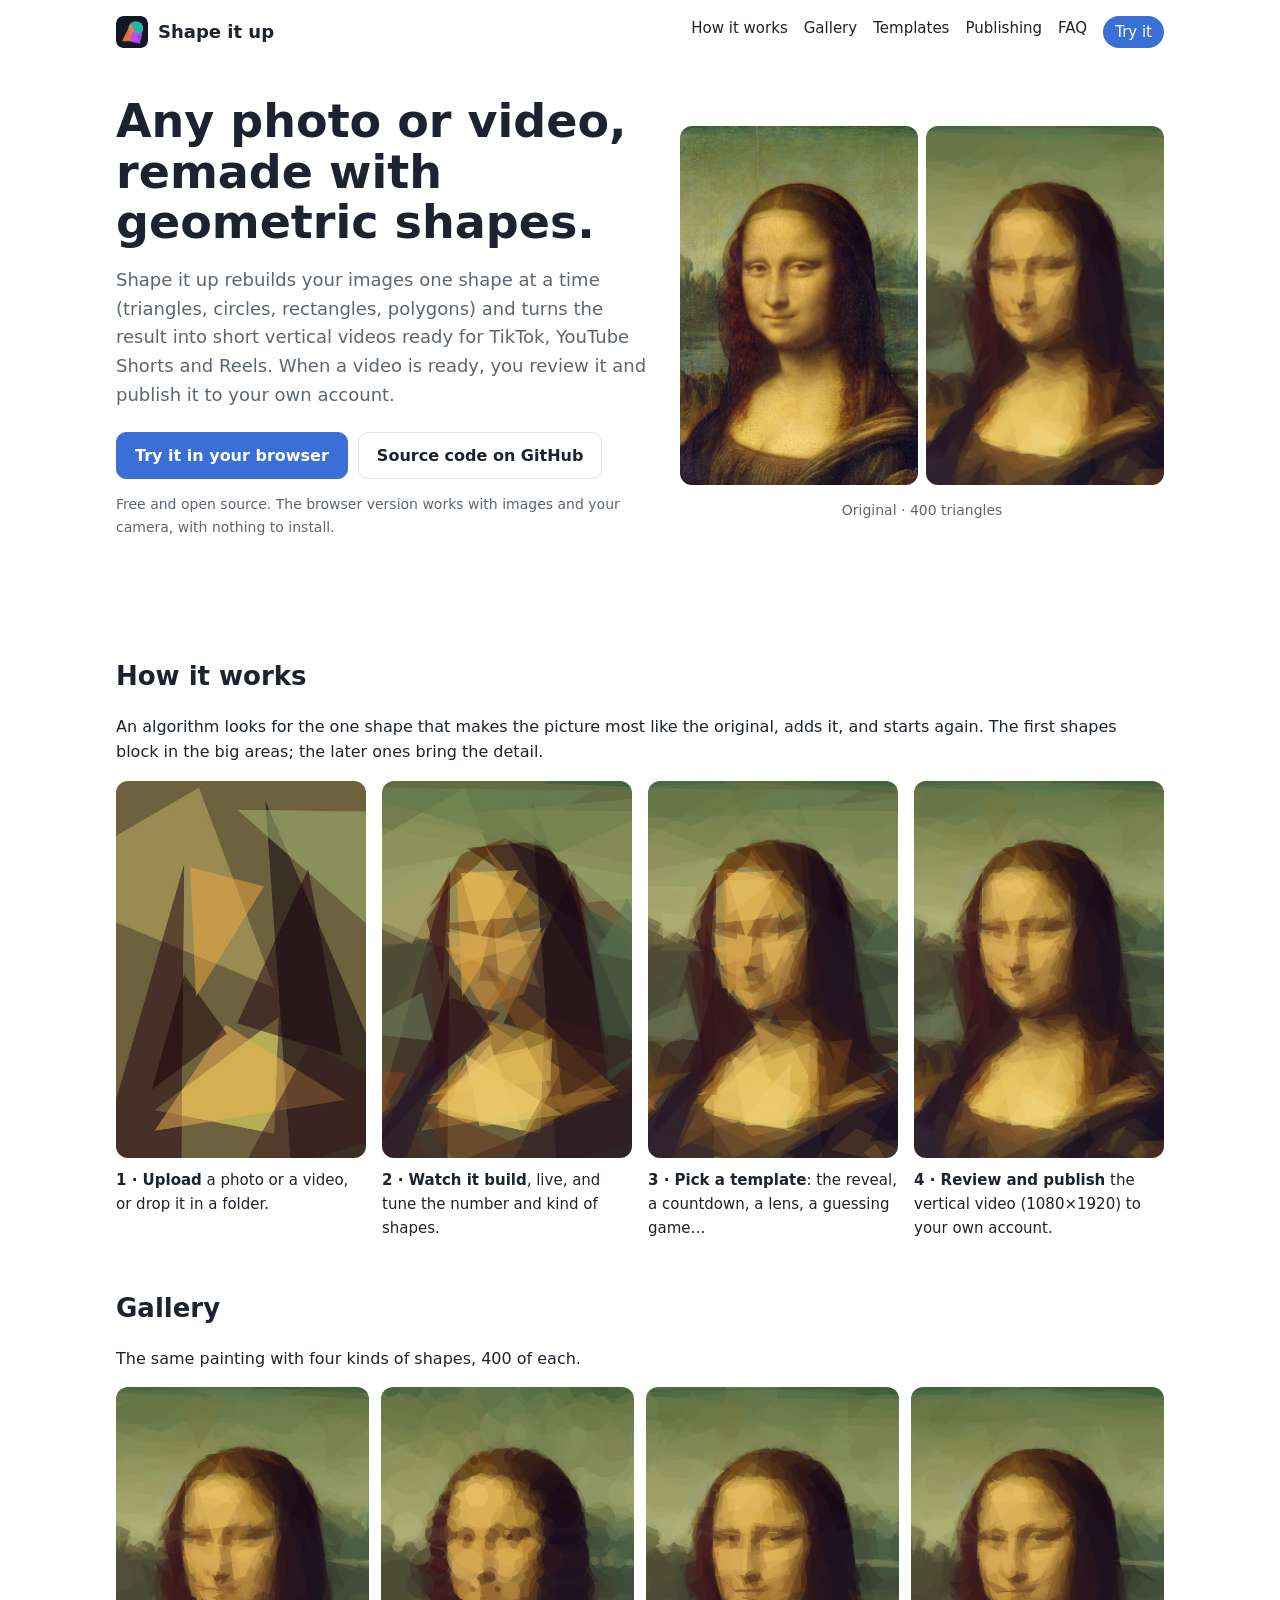
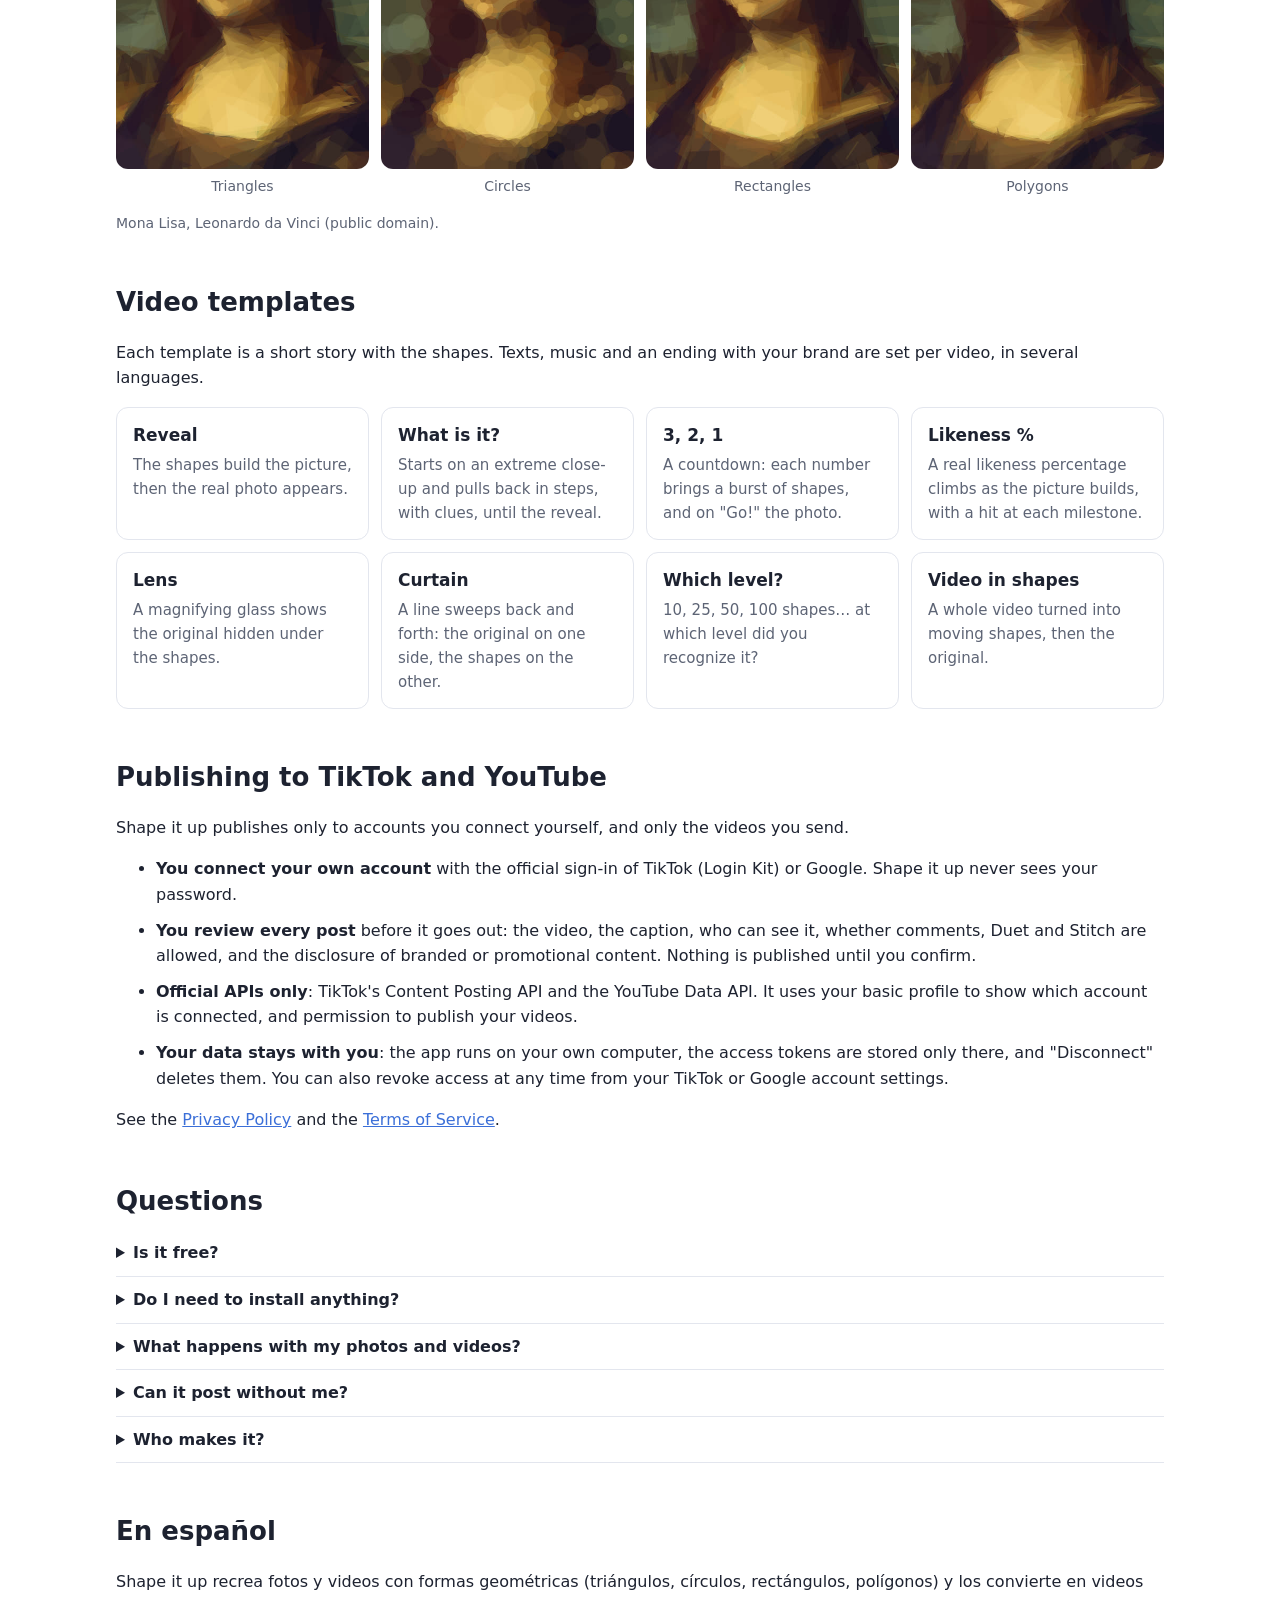
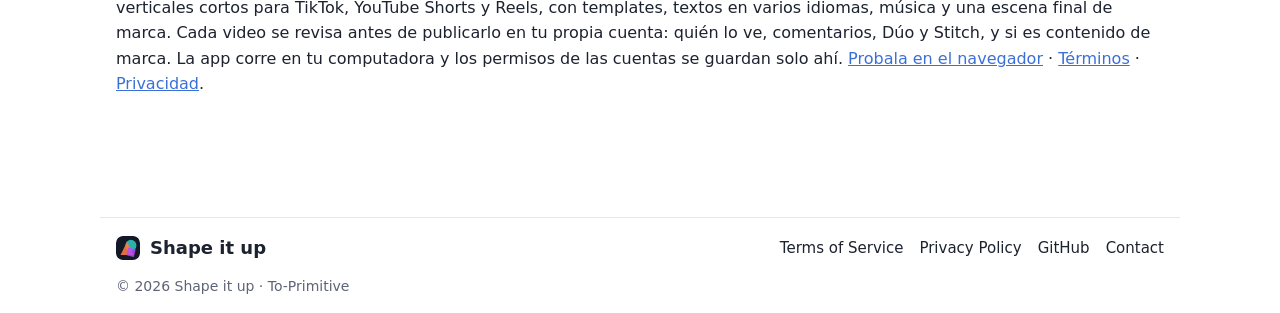
<file: docs/index.html>
<!doctype html>
<html lang="en">
<head>
<meta charset="utf-8">
<meta name="viewport" content="width=device-width, initial-scale=1">
<title>Shape it up · Photos and videos remade with geometric shapes</title>
<meta name="description" content="Shape it up turns photos and videos into art made of geometric shapes and short vertical videos, and publishes them to your own TikTok and YouTube accounts.">
<link rel="icon" href="icon.svg" type="image/svg+xml">
<link rel="icon" href="favicon-32.png" sizes="32x32" type="image/png">
<link rel="apple-touch-icon" href="apple-touch-icon.png">
<meta property="og:title" content="Shape it up">
<meta property="og:description" content="Photos and videos remade with geometric shapes, as short vertical videos.">
<meta property="og:image" content="https://guidodsalem.github.io/To-Primitive/img/triangles.jpg">
<link rel="stylesheet" href="style.css">
</head>
<body class="site">
<header class="top">
  <a class="brand" href="index.html"><img src="icon.svg" alt="" width="32" height="32">Shape it up</a>
  <nav>
    <a href="#how">How it works</a>
    <a href="#gallery">Gallery</a>
    <a href="#templates">Templates</a>
    <a href="#publishing">Publishing</a>
    <a href="#faq">FAQ</a>
    <a href="app/" class="cta">Try it</a>
  </nav>
</header>

<section class="hero">
  <div>
    <h1>Any photo or video, remade with geometric shapes.</h1>
    <p class="lead">Shape it up rebuilds your images one shape at a time (triangles, circles, rectangles, polygons) and turns the result into short vertical videos ready for TikTok, YouTube Shorts and Reels. When a video is ready, you review it and publish it to your own account.</p>
    <p class="buttons"><a class="button primary" href="app/">Try it in your browser</a><a class="button" href="https://github.com/GuidoDSalem/To-Primitive">Source code on GitHub</a></p>
    <p class="small">Free and open source. The browser version works with images and your camera, with nothing to install.</p>
  </div>
  <figure class="pair">
    <img src="img/original.jpg" alt="The Mona Lisa, original painting" width="477" height="720">
    <img src="img/triangles.jpg" alt="The Mona Lisa remade with 400 triangles" width="477" height="720">
    <figcaption>Original · 400 triangles</figcaption>
  </figure>
</section>

<main class="wide">
  <section id="how">
    <h2>How it works</h2>
    <p>An algorithm looks for the one shape that makes the picture most like the original, adds it, and starts again. The first shapes block in the big areas; the later ones bring the detail.</p>
    <ol class="steps">
      <li><img src="img/step10.jpg" alt="10 shapes" loading="lazy"><strong>1 · Upload</strong> a photo or a video, or drop it in a folder.</li>
      <li><img src="img/step50.jpg" alt="50 shapes" loading="lazy"><strong>2 · Watch it build</strong>, live, and tune the number and kind of shapes.</li>
      <li><img src="img/step150.jpg" alt="150 shapes" loading="lazy"><strong>3 · Pick a template</strong>: the reveal, a countdown, a lens, a guessing game…</li>
      <li><img src="img/triangles.jpg" alt="400 shapes" loading="lazy"><strong>4 · Review and publish</strong> the vertical video (1080×1920) to your own account.</li>
    </ol>
  </section>

  <section id="gallery">
    <h2>Gallery</h2>
    <p>The same painting with four kinds of shapes, 400 of each.</p>
    <div class="gallery">
      <figure><img src="img/triangles.jpg" alt="Triangles" loading="lazy"><figcaption>Triangles</figcaption></figure>
      <figure><img src="img/circles.jpg" alt="Circles" loading="lazy"><figcaption>Circles</figcaption></figure>
      <figure><img src="img/rectangles.jpg" alt="Rotated rectangles" loading="lazy"><figcaption>Rectangles</figcaption></figure>
      <figure><img src="img/polygons.jpg" alt="Polygons" loading="lazy"><figcaption>Polygons</figcaption></figure>
    </div>
    <p class="small">Mona Lisa, Leonardo da Vinci (public domain).</p>
  </section>

  <section id="templates">
    <h2>Video templates</h2>
    <p>Each template is a short story with the shapes. Texts, music and an ending with your brand are set per video, in several languages.</p>
    <div class="cards">
      <div><h3>Reveal</h3><p>The shapes build the picture, then the real photo appears.</p></div>
      <div><h3>What is it?</h3><p>Starts on an extreme close-up and pulls back in steps, with clues, until the reveal.</p></div>
      <div><h3>3, 2, 1</h3><p>A countdown: each number brings a burst of shapes, and on "Go!" the photo.</p></div>
      <div><h3>Likeness %</h3><p>A real likeness percentage climbs as the picture builds, with a hit at each milestone.</p></div>
      <div><h3>Lens</h3><p>A magnifying glass shows the original hidden under the shapes.</p></div>
      <div><h3>Curtain</h3><p>A line sweeps back and forth: the original on one side, the shapes on the other.</p></div>
      <div><h3>Which level?</h3><p>10, 25, 50, 100 shapes… at which level did you recognize it?</p></div>
      <div><h3>Video in shapes</h3><p>A whole video turned into moving shapes, then the original.</p></div>
    </div>
  </section>

  <section id="publishing">
    <h2>Publishing to TikTok and YouTube</h2>
    <p>Shape it up publishes only to accounts you connect yourself, and only the videos you send.</p>
    <ul class="checks">
      <li><strong>You connect your own account</strong> with the official sign-in of TikTok (Login Kit) or Google. Shape it up never sees your password.</li>
      <li><strong>You review every post</strong> before it goes out: the video, the caption, who can see it, whether comments, Duet and Stitch are allowed, and the disclosure of branded or promotional content. Nothing is published until you confirm.</li>
      <li><strong>Official APIs only</strong>: TikTok's Content Posting API and the YouTube Data API. It uses your basic profile to show which account is connected, and permission to publish your videos.</li>
      <li><strong>Your data stays with you</strong>: the app runs on your own computer, the access tokens are stored only there, and "Disconnect" deletes them. You can also revoke access at any time from your TikTok or Google account settings.</li>
    </ul>
    <p>See the <a href="privacy.html">Privacy Policy</a> and the <a href="terms.html">Terms of Service</a>.</p>
  </section>

  <section id="faq">
    <h2>Questions</h2>
    <details><summary>Is it free?</summary><p>Yes. Shape it up is open source (<a href="https://github.com/GuidoDSalem/To-Primitive">To-Primitive on GitHub</a>). There are no accounts, subscriptions or payments.</p></details>
    <details><summary>Do I need to install anything?</summary><p>To try it, no: <a href="app/">the browser version</a> works with images and your camera. The full app, with video, templates and publishing, runs on your computer with Docker.</p></details>
    <details><summary>What happens with my photos and videos?</summary><p>They stay on your computer. They only leave it when you publish one, and only to the account you chose.</p></details>
    <details><summary>Can it post without me?</summary><p>Only if you set a publishing schedule yourself, and only videos you put in your own queue. Posting right away always shows the confirmation screen first.</p></details>
    <details><summary>Who makes it?</summary><p>An independent creator, as an open-source project. Questions and suggestions are welcome on the <a href="https://github.com/GuidoDSalem/To-Primitive/issues">project's GitHub page</a>.</p></details>
  </section>

  <section id="es" lang="es">
    <h2>En español</h2>
    <p>Shape it up recrea fotos y videos con formas geométricas (triángulos, círculos, rectángulos, polígonos) y los convierte en videos verticales cortos para TikTok, YouTube Shorts y Reels, con templates, textos en varios idiomas, música y una escena final de marca. Cada video se revisa antes de publicarlo en tu propia cuenta: quién lo ve, comentarios, Dúo y Stitch, y si es contenido de marca. La app corre en tu computadora y los permisos de las cuentas se guardan solo ahí. <a href="app/">Probala en el navegador</a> · <a href="terms.html">Términos</a> · <a href="privacy.html">Privacidad</a>.</p>
  </section>
</main>

<footer class="bottom">
  <a class="brand" href="index.html"><img src="icon.svg" alt="" width="24" height="24">Shape it up</a>
  <nav><a href="terms.html">Terms of Service</a><a href="privacy.html">Privacy Policy</a><a href="https://github.com/GuidoDSalem/To-Primitive">GitHub</a><a href="https://github.com/GuidoDSalem/To-Primitive/issues">Contact</a></nav>
  <p class="small">© 2026 Shape it up · To-Primitive</p>
</footer>
</body>
</html>
</file>
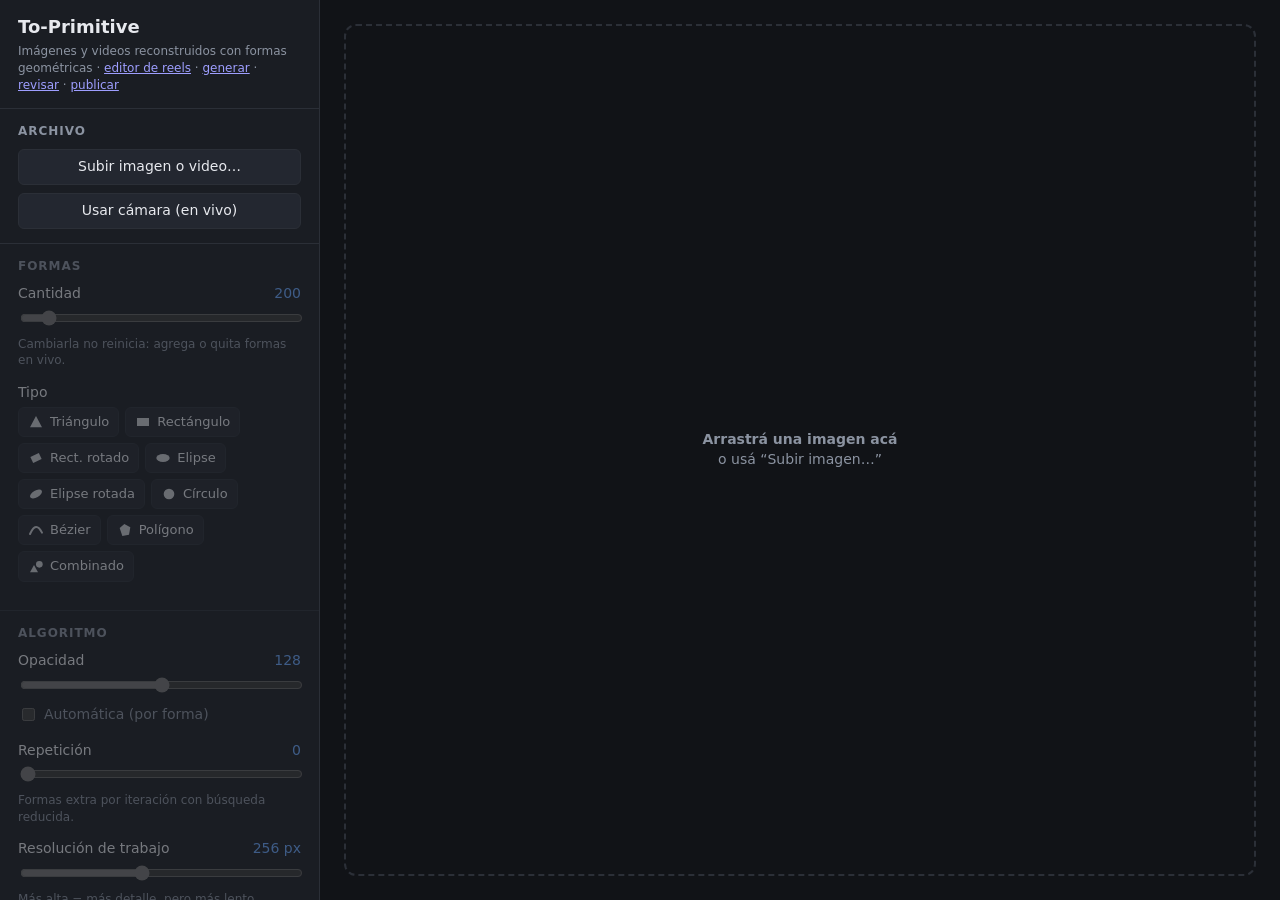
<file: web/index.html>
<!doctype html>
<html lang="es">
<head>
  <meta charset="utf-8">
  <meta name="viewport" content="width=device-width, initial-scale=1">
  <title>To-Primitive</title>
  <link rel="icon" href="icon.svg" type="image/svg+xml">
  <link rel="stylesheet" href="style.css">
</head>
<body>
  <aside id="panel">
    <header>
      <h1>To-Primitive</h1>
      <p class="sub">Imágenes y videos reconstruidos con formas geométricas · <a href="reels.html">editor de reels</a> · <a href="generar.html">generar</a> · <a href="revisar.html">revisar</a> · <a href="publicar.html">publicar</a></p>
    </header>

    <section>
      <h2>Archivo</h2>
      <label class="button wide">
        <input id="file" type="file" accept="image/*,video/*" hidden>
        Subir imagen o video…
      </label>
      <button id="liveStart" class="wide" style="margin-top:8px">Usar cámara (en vivo)</button>
    </section>

    <section id="videoSection" hidden>
      <h2>Video</h2>
      <p id="videoInfo" class="hint"></p>
      <div class="field">
        <label for="timeline">Frames de prueba <output id="timeOut"></output></label>
        <input id="timeline" type="range" min="0" max="1" step="0.01" value="0">
        <img id="scrub" class="scrub" alt="">
        <button id="addFrame" class="wide">Agregar este frame</button>
        <p class="hint">Ajustá los parámetros sobre algunos frames y después renderizá el video completo.</p>
      </div>
      <div id="frames" class="frames"></div>
    </section>

    <fieldset id="controls" disabled>
      <section>
        <h2>Formas</h2>
        <div class="field">
          <label for="shapes">Cantidad <output id="shapesOut"></output></label>
          <input id="shapes" type="range" min="1" max="2500" value="200">
          <p class="hint">Cambiarla no reinicia: agrega o quita formas en vivo.</p>
        </div>
        <div class="field">
          <label>Tipo</label>
          <div id="mode" class="chips">
            <button data-value="1"><svg viewBox="0 0 24 24" aria-hidden="true"><path d="M12 3 21 20H3z"/></svg>Triángulo</button>
            <button data-value="2"><svg viewBox="0 0 24 24" aria-hidden="true"><rect x="3" y="6" width="18" height="12"/></svg>Rectángulo</button>
            <button data-value="5"><svg viewBox="0 0 24 24" aria-hidden="true"><rect x="5" y="7" width="14" height="10" transform="rotate(-25 12 12)"/></svg>Rect. rotado</button>
            <button data-value="3"><svg viewBox="0 0 24 24" aria-hidden="true"><ellipse cx="12" cy="12" rx="10" ry="6"/></svg>Elipse</button>
            <button data-value="7"><svg viewBox="0 0 24 24" aria-hidden="true"><ellipse cx="12" cy="12" rx="10" ry="5" transform="rotate(-30 12 12)"/></svg>Elipse rotada</button>
            <button data-value="4"><svg viewBox="0 0 24 24" aria-hidden="true"><circle cx="12" cy="12" r="8"/></svg>Círculo</button>
            <button data-value="6"><svg viewBox="0 0 24 24" aria-hidden="true"><path d="M3 18Q12 -2 21 16" fill="none" stroke="currentColor" stroke-width="3" stroke-linecap="round"/></svg>Bézier</button>
            <button data-value="8"><svg viewBox="0 0 24 24" aria-hidden="true"><path d="M4 9 11 3l9 5-2 11-10 2z"/></svg>Polígono</button>
            <button data-value="0"><svg viewBox="0 0 24 24" aria-hidden="true"><path d="M3 20 9 9l6 11z"/><circle cx="17" cy="8" r="5"/></svg>Combinado</button>
          </div>
        </div>
      </section>

      <section>
        <h2>Algoritmo</h2>
        <div class="field">
          <label for="alpha">Opacidad <output id="alphaOut"></output></label>
          <input id="alpha" type="range" min="1" max="255" value="128">
          <label class="check"><input id="alphaAuto" type="checkbox"> Automática (por forma)</label>
        </div>
        <div class="field">
          <label for="repeat">Repetición <output id="repeatOut"></output></label>
          <input id="repeat" type="range" min="0" max="10" value="0">
          <p class="hint">Formas extra por iteración con búsqueda reducida.</p>
        </div>
        <div class="field">
          <label for="inputSize">Resolución de trabajo <output id="inputSizeOut"></output></label>
          <input id="inputSize" type="range" min="64" max="512" step="16" value="256">
          <p class="hint">Más alta = más detalle, pero más lento.</p>
        </div>
        <div class="field">
          <label for="background">Fondo</label>
          <div class="row">
            <input id="background" type="color" value="#000000">
            <label class="check"><input id="bgAuto" type="checkbox" checked> Color promedio</label>
          </div>
        </div>
        <div class="row">
          <button id="pause" class="wide">Pausar</button>
          <button id="restart" class="wide" title="Nueva corrida con los mismos parámetros">Regenerar</button>
        </div>
      </section>

      <section id="liveSection" hidden>
        <h2>En vivo</h2>
        <div class="field">
          <label for="liveBudget">Tiempo por keyframe <output id="liveBudgetOut"></output></label>
          <input id="liveBudget" type="range" min="40" max="400" step="10" value="120">
          <p class="hint">Más tiempo = más calidad y menos keyframes por segundo. Con pocas formas y resolución baja va más fluido.</p>
        </div>
        <div class="field">
          <label for="liveAdapt">Seguimiento del movimiento <output id="liveAdaptOut"></output></label>
          <input id="liveAdapt" type="range" min="0" max="200" step="5" value="30">
        </div>
        <div class="field">
          <label for="liveInterp">Interpolación</label>
          <select id="liveInterp">
            <option value="smooth">Suave</option>
            <option value="linear">Lineal</option>
            <option value="step">Sin interpolar</option>
          </select>
        </div>
        <label class="check"><input id="liveFlow" type="checkbox" checked> Flujo óptico (las formas siguen el movimiento)</label>
        <div class="row">
          <label class="check"><input id="liveMirror" type="checkbox" checked> Espejo</label>
          <label class="check"><input id="liveShowCam" type="checkbox" checked> Ver cámara</label>
        </div>
        <div class="row" style="margin-top:10px">
          <button id="liveRec" class="wide primary">● Grabar</button>
          <button id="liveStop" class="wide">Detener cámara</button>
        </div>
        <p id="liveStats" class="hint"></p>
      </section>

      <section id="recordSection" hidden>
        <h2>Grabar construcción</h2>
        <div class="field">
          <label>Estilo</label>
          <div id="recStyle" class="chips">
            <button data-value="2d" class="on">Plano (2D)</button>
            <button data-value="3d">Escena 3D</button>
          </div>
        </div>
        <div id="rec3d" hidden>
          <div class="field">
            <label for="sceneDepthMode">Profundidad de cada forma</label>
            <select id="sceneDepthMode"></select>
          </div>
          <div class="field">
            <label for="sceneDepth">Separación en profundidad <output id="sceneDepthOut"></output></label>
            <input id="sceneDepth" type="range" min="0" max="2" step="0.05" value="0.8">
            <p class="hint">De frente siempre se ve la imagen exacta; la separación se nota al mover la cámara.</p>
          </div>
          <div class="field">
            <label for="sceneAssembly">Cómo se arman</label>
            <select id="sceneAssembly"></select>
          </div>
          <div class="field">
            <label for="sceneScatter">Distancia del recorrido <output id="sceneScatterOut"></output></label>
            <input id="sceneScatter" type="range" min="0.1" max="2" step="0.05" value="1">
          </div>
          <div class="field">
            <label for="sceneStagger">Escalonado <output id="sceneStaggerOut"></output></label>
            <input id="sceneStagger" type="range" min="0" max="1" step="0.05" value="0.6">
            <p class="hint">0 = todas viajan juntas; 1 = llegan una detrás de otra (en el orden de aparición).</p>
          </div>
          <div class="field">
            <label for="sceneCamera">Cámara</label>
            <select id="sceneCamera"></select>
          </div>
          <div class="field">
            <label for="sceneAngle">Ángulo de cámara <output id="sceneAngleOut"></output></label>
            <input id="sceneAngle" type="range" min="0" max="80" step="1" value="35">
          </div>
        </div>
        <div class="field">
          <label for="recDirection">Dirección</label>
          <select id="recDirection"></select>
        </div>
        <div class="field">
          <label for="recOrder">Orden de aparición</label>
          <select id="recOrder"></select>
        </div>
        <div class="field">
          <label for="recCurve">Velocidad (curva de easing)</label>
          <div id="curveView" class="chips curve-view">
            <button type="button" data-value="curve">Curva</button>
            <button type="button" data-value="result">Resultado</button>
          </div>
          <select id="recCurve"></select>
          <p class="hint" id="curveHint"></p>
        </div>
        <div id="rec2d">
          <div class="field">
            <label for="recEffect">Efecto de aparición</label>
            <select id="recEffect"></select>
          </div>
          <div class="field">
            <label for="recEffectTime">Duración del efecto <output id="recEffectTimeOut"></output></label>
            <input id="recEffectTime" type="range" min="0.05" max="3" step="0.05" value="0.6">
          </div>
        </div>
        <div class="row">
          <div class="field wide">
            <label for="recDuration">Duración (s)</label>
            <input id="recDuration" type="number" min="0.5" max="120" step="0.5" value="6">
          </div>
          <div class="field wide">
            <label for="recHoldStart">Pausa inicio</label>
            <input id="recHoldStart" type="number" min="0" max="10" step="0.25" value="0.5">
          </div>
          <div class="field wide">
            <label for="recHoldEnd">Pausa final</label>
            <input id="recHoldEnd" type="number" min="0" max="10" step="0.25" value="2">
          </div>
        </div>
        <div class="row" style="margin-top:14px">
          <div class="field wide">
            <label for="recFps">FPS</label>
            <select id="recFps"><option>24</option><option selected>30</option><option>60</option></select>
          </div>
          <div class="field wide">
            <label for="recSize">Resolución</label>
            <select id="recSize">
              <option value="1280">720p</option>
              <option value="1920" selected>1080p</option>
              <option value="2560">1440p</option>
              <option value="3840">4K</option>
            </select>
          </div>
        </div>
        <div class="row" style="margin-top:10px">
          <button id="recPreview" class="wide">Ver grabación</button>
          <button id="recExport" class="wide primary">Exportar MP4</button>
        </div>
        <button id="recCancel" class="wide" hidden>Cancelar exportación</button>
        <progress id="recProgress" max="1" value="0" hidden></progress>
        <p id="recStatus" class="hint">Usa las formas visibles en el editor. Los cambios se ven al instante en la pestaña “Grabación”.</p>
      </section>

      <section id="renderSection" hidden>
        <h2>Animación</h2>
        <div class="field">
          <label for="kfps">Keyframes por segundo</label>
          <select id="kfps"></select>
          <p class="hint">Cuántos frames del video se calculan; el movimiento entre ellos se interpola. Menos = más rápido de calcular.</p>
        </div>
        <div class="field">
          <label for="adapt">Seguimiento del movimiento <output id="adaptOut"></output></label>
          <input id="adapt" type="range" min="0" max="300" step="10" value="60">
          <label class="check"><input id="videoFlow" type="checkbox" checked> Flujo óptico (las formas siguen el movimiento)</label>
          <p class="hint">Cada keyframe parte de las formas del anterior. Más alto = las formas siguen mejor el movimiento; 0 = quedan fijas y solo cambian de color.</p>
        </div>
        <div class="row">
          <button id="compute" class="wide primary">Calcular animación</button>
          <button id="cancelCompute" class="wide" hidden>Cancelar</button>
        </div>
        <progress id="progress" max="1" value="0" hidden></progress>
        <p id="computeStatus" class="hint"></p>

        <div class="field" style="margin-top:14px">
          <label for="interp">Interpolación</label>
          <select id="interp">
            <option value="smooth">Suave (curva continua)</option>
            <option value="linear">Lineal</option>
            <option value="step">Sin interpolar (saltos)</option>
          </select>
          <p class="hint">Se aplica al instante, sin recalcular.</p>
        </div>
      </section>

      <section id="exportAnimSection" hidden>
        <h2>Exportar animación</h2>
        <div class="row">
          <div class="field wide">
            <label for="outFps">FPS</label>
            <select id="outFps">
              <option>24</option>
              <option selected>30</option>
              <option>60</option>
            </select>
          </div>
          <div class="field wide">
            <label for="outSize">Resolución</label>
            <select id="outSize">
              <option value="1280">720p</option>
              <option value="1920" selected>1080p</option>
              <option value="2560">1440p</option>
              <option value="3840">4K</option>
            </select>
          </div>
        </div>
        <label class="check"><input id="audio" type="checkbox" checked> Mantener audio (MP4)</label>
        <div class="row" style="margin-top:10px">
          <button data-anim-export="mp4" class="wide primary">MP4</button>
          <button data-anim-export="lottie" class="wide" title="JSON para After Effects (Bodymovin) o la web">Lottie</button>
          <button data-anim-export="json" class="wide" title="Keyframes crudos">JSON</button>
        </div>
        <button id="cancelExport" class="wide" hidden>Cancelar exportación</button>
        <progress id="exportProgress" max="1" value="0" hidden></progress>
        <p id="exportStatus" class="hint"></p>
      </section>

      <section>
        <h2 id="exportTitle">Exportar</h2>
        <div class="field">
          <label for="exportSize">Tamaño (lado mayor, px)</label>
          <input id="exportSize" type="number" min="16" max="8192" value="1024">
        </div>
        <div class="row">
          <button data-export="png" class="wide">PNG</button>
          <button data-export="svg" class="wide">SVG</button>
          <button data-export="gif" class="wide">GIF</button>
        </div>
      </section>
    </fieldset>

    <footer id="stats">Sin imagen</footer>
  </aside>

  <main id="stage">
    <nav id="tabs" hidden>
      <button data-tab="editor" class="on">Editor</button>
      <button data-tab="render" id="playerTab">Animación</button>
    </nav>
    <div id="drop">
      <p><strong>Arrastrá una imagen acá</strong><br>o usá “Subir imagen…”</p>
    </div>
    <div id="view" hidden>
      <svg id="out" xmlns="http://www.w3.org/2000/svg">
        <defs><clipPath id="clip"><rect id="clipRect" x="0" y="0"/></clipPath></defs>
        <g clip-path="url(#clip)"><rect id="bg" x="0" y="0"/><g id="shapesG" transform="translate(0.5 0.5)"></g></g>
      </svg>
      <img id="original" alt="Original" hidden>
    </div>
    <div id="renderView" hidden>
      <div id="playerBox"><canvas id="player"></canvas></div>
      <div id="playerBar">
        <button id="play" title="Reproducir / pausar (barra espaciadora)">▶</button>
        <input id="seek" type="range" min="0" max="1" step="0.001" value="0">
        <span id="clock">0:00 / 0:00</span>
        <label class="check" id="soundLabel"><input id="sound" type="checkbox" checked> Audio</label>
      </div>
      <p id="renderEmpty" class="empty">Todavía no hay animación. Ajustá los parámetros y tocá “Calcular animación”.</p>
      <video id="sourceVideo" preload="auto" playsinline hidden></video>
    </div>
    <div id="liveView" hidden>
      <div id="liveBox"><canvas id="liveCanvas"></canvas></div>
      <video id="liveCam" muted playsinline></video>
    </div>
    <button id="compare" hidden title="Mantené apretado (o la barra espaciadora) para ver el original">Ver original</button>
  </main>

  <script src="busy.js"></script>
  <script src="mp4.js"></script>
  <script src="motion.js"></script>
  <script src="build.js"></script>
  <script src="scene3d.js"></script>
  <script src="picker.js"></script>
  <script src="live.js"></script>
  <script src="app.js"></script>
</body>
</html>
</file>
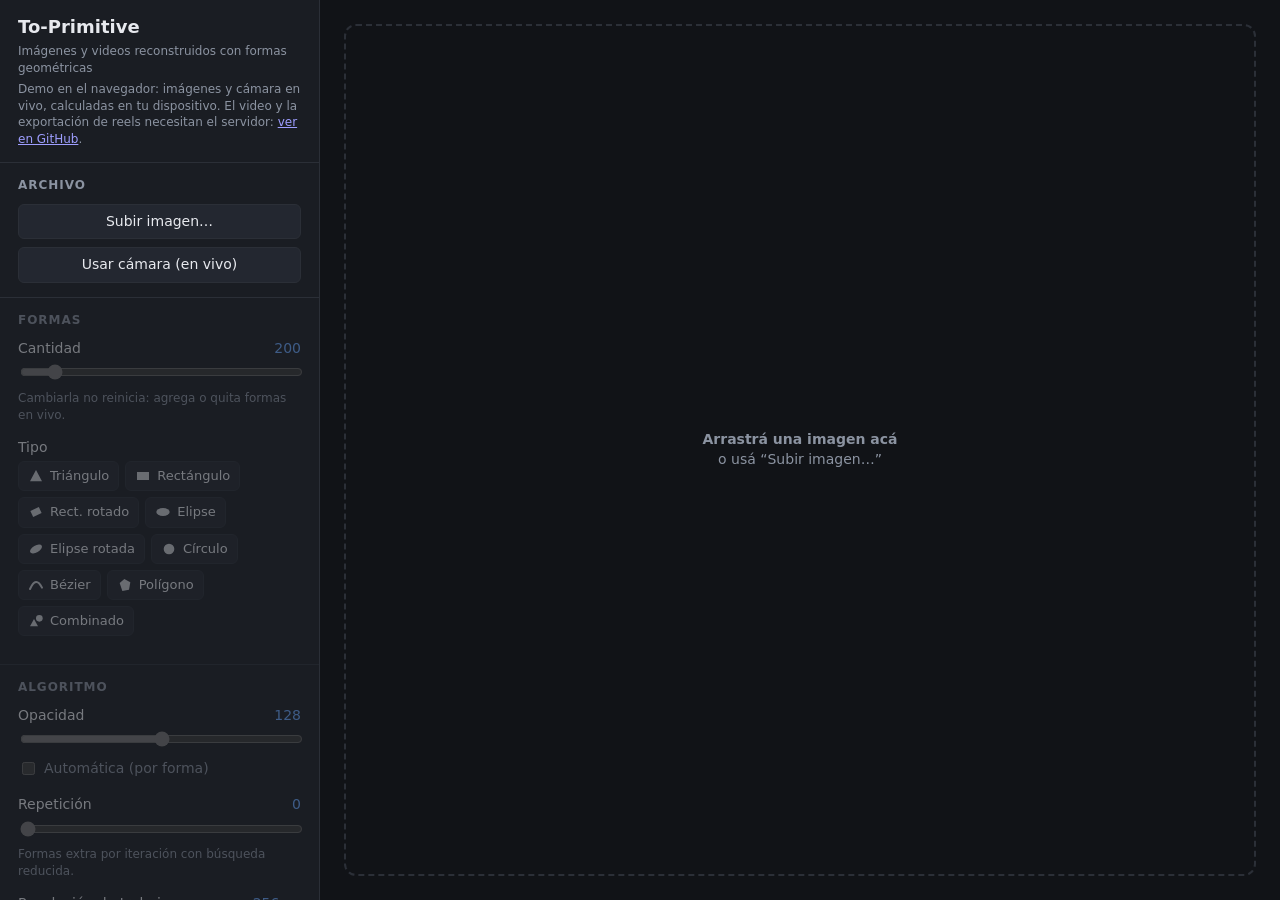
<file: docs/app/index.html>
<!doctype html>
<html lang="es">
<head>
  <meta charset="utf-8">
  <meta name="viewport" content="width=device-width, initial-scale=1">
  <title>To-Primitive</title>
  <link rel="stylesheet" href="style.css">
<link rel="icon" href="../icon.svg" type="image/svg+xml">
<link rel="icon" href="../favicon-32.png" sizes="32x32" type="image/png">
<link rel="apple-touch-icon" href="../apple-touch-icon.png">
</head>
<body>
  <aside id="panel">
    <header>
      <h1>To-Primitive</h1>
      <p class="sub">Imágenes y videos reconstruidos con formas geométricas</p>
    </header>

    <section>
      <h2>Archivo</h2>
      <label class="button wide">
        <input id="file" type="file" accept="image/*,video/*" hidden>
        Subir imagen o video…
      </label>
      <button id="liveStart" class="wide" style="margin-top:8px">Usar cámara (en vivo)</button>
    </section>

    <section id="videoSection" hidden>
      <h2>Video</h2>
      <p id="videoInfo" class="hint"></p>
      <div class="field">
        <label for="timeline">Frames de prueba <output id="timeOut"></output></label>
        <input id="timeline" type="range" min="0" max="1" step="0.01" value="0">
        <img id="scrub" class="scrub" alt="">
        <button id="addFrame" class="wide">Agregar este frame</button>
        <p class="hint">Ajustá los parámetros sobre algunos frames y después renderizá el video completo.</p>
      </div>
      <div id="frames" class="frames"></div>
    </section>

    <fieldset id="controls" disabled>
      <section>
        <h2>Formas</h2>
        <div class="field">
          <label for="shapes">Cantidad <output id="shapesOut"></output></label>
          <input id="shapes" type="range" min="1" max="2000" value="200">
          <p class="hint">Cambiarla no reinicia: agrega o quita formas en vivo.</p>
        </div>
        <div class="field">
          <label>Tipo</label>
          <div id="mode" class="chips">
            <button data-value="1"><svg viewBox="0 0 24 24" aria-hidden="true"><path d="M12 3 21 20H3z"/></svg>Triángulo</button>
            <button data-value="2"><svg viewBox="0 0 24 24" aria-hidden="true"><rect x="3" y="6" width="18" height="12"/></svg>Rectángulo</button>
            <button data-value="5"><svg viewBox="0 0 24 24" aria-hidden="true"><rect x="5" y="7" width="14" height="10" transform="rotate(-25 12 12)"/></svg>Rect. rotado</button>
            <button data-value="3"><svg viewBox="0 0 24 24" aria-hidden="true"><ellipse cx="12" cy="12" rx="10" ry="6"/></svg>Elipse</button>
            <button data-value="7"><svg viewBox="0 0 24 24" aria-hidden="true"><ellipse cx="12" cy="12" rx="10" ry="5" transform="rotate(-30 12 12)"/></svg>Elipse rotada</button>
            <button data-value="4"><svg viewBox="0 0 24 24" aria-hidden="true"><circle cx="12" cy="12" r="8"/></svg>Círculo</button>
            <button data-value="6"><svg viewBox="0 0 24 24" aria-hidden="true"><path d="M3 18Q12 -2 21 16" fill="none" stroke="currentColor" stroke-width="3" stroke-linecap="round"/></svg>Bézier</button>
            <button data-value="8"><svg viewBox="0 0 24 24" aria-hidden="true"><path d="M4 9 11 3l9 5-2 11-10 2z"/></svg>Polígono</button>
            <button data-value="0"><svg viewBox="0 0 24 24" aria-hidden="true"><path d="M3 20 9 9l6 11z"/><circle cx="17" cy="8" r="5"/></svg>Combinado</button>
          </div>
        </div>
      </section>

      <section>
        <h2>Algoritmo</h2>
        <div class="field">
          <label for="alpha">Opacidad <output id="alphaOut"></output></label>
          <input id="alpha" type="range" min="1" max="255" value="128">
          <label class="check"><input id="alphaAuto" type="checkbox"> Automática (por forma)</label>
        </div>
        <div class="field">
          <label for="repeat">Repetición <output id="repeatOut"></output></label>
          <input id="repeat" type="range" min="0" max="10" value="0">
          <p class="hint">Formas extra por iteración con búsqueda reducida.</p>
        </div>
        <div class="field">
          <label for="inputSize">Resolución de trabajo <output id="inputSizeOut"></output></label>
          <input id="inputSize" type="range" min="64" max="512" step="16" value="256">
          <p class="hint">Más alta = más detalle, pero más lento.</p>
        </div>
        <div class="field">
          <label for="background">Fondo</label>
          <div class="row">
            <input id="background" type="color" value="#000000">
            <label class="check"><input id="bgAuto" type="checkbox" checked> Color promedio</label>
          </div>
        </div>
        <div class="row">
          <button id="pause" class="wide">Pausar</button>
          <button id="restart" class="wide" title="Nueva corrida con los mismos parámetros">Regenerar</button>
        </div>
      </section>

      <section id="liveSection" hidden>
        <h2>En vivo</h2>
        <div class="field">
          <label for="liveBudget">Tiempo por keyframe <output id="liveBudgetOut"></output></label>
          <input id="liveBudget" type="range" min="40" max="400" step="10" value="120">
          <p class="hint">Más tiempo = más calidad y menos keyframes por segundo. Con pocas formas y resolución baja va más fluido.</p>
        </div>
        <div class="field">
          <label for="liveAdapt">Seguimiento del movimiento <output id="liveAdaptOut"></output></label>
          <input id="liveAdapt" type="range" min="0" max="200" step="5" value="30">
        </div>
        <div class="field">
          <label for="liveInterp">Interpolación</label>
          <select id="liveInterp">
            <option value="smooth">Suave</option>
            <option value="linear">Lineal</option>
            <option value="step">Sin interpolar</option>
          </select>
        </div>
        <label class="check"><input id="liveFlow" type="checkbox" checked> Flujo óptico (las formas siguen el movimiento)</label>
        <div class="row">
          <label class="check"><input id="liveMirror" type="checkbox" checked> Espejo</label>
          <label class="check"><input id="liveShowCam" type="checkbox" checked> Ver cámara</label>
        </div>
        <div class="row" style="margin-top:10px">
          <button id="liveRec" class="wide primary">● Grabar</button>
          <button id="liveStop" class="wide">Detener cámara</button>
        </div>
        <p id="liveStats" class="hint"></p>
      </section>

      <section id="recordSection" hidden>
        <h2>Grabar construcción</h2>
        <div class="field">
          <label>Estilo</label>
          <div id="recStyle" class="chips">
            <button data-value="2d" class="on">Plano (2D)</button>
            <button data-value="3d">Escena 3D</button>
          </div>
        </div>
        <div id="rec3d" hidden>
          <div class="field">
            <label for="sceneDepthMode">Profundidad de cada forma</label>
            <select id="sceneDepthMode"></select>
          </div>
          <div class="field">
            <label for="sceneDepth">Separación en profundidad <output id="sceneDepthOut"></output></label>
            <input id="sceneDepth" type="range" min="0" max="2" step="0.05" value="0.8">
            <p class="hint">De frente siempre se ve la imagen exacta; la separación se nota al mover la cámara.</p>
          </div>
          <div class="field">
            <label for="sceneAssembly">Cómo se arman</label>
            <select id="sceneAssembly"></select>
          </div>
          <div class="field">
            <label for="sceneScatter">Distancia del recorrido <output id="sceneScatterOut"></output></label>
            <input id="sceneScatter" type="range" min="0.1" max="2" step="0.05" value="1">
          </div>
          <div class="field">
            <label for="sceneStagger">Escalonado <output id="sceneStaggerOut"></output></label>
            <input id="sceneStagger" type="range" min="0" max="1" step="0.05" value="0.6">
            <p class="hint">0 = todas viajan juntas; 1 = llegan una detrás de otra (en el orden de aparición).</p>
          </div>
          <div class="field">
            <label for="sceneCamera">Cámara</label>
            <select id="sceneCamera"></select>
          </div>
          <div class="field">
            <label for="sceneAngle">Ángulo de cámara <output id="sceneAngleOut"></output></label>
            <input id="sceneAngle" type="range" min="0" max="80" step="1" value="35">
          </div>
        </div>
        <div class="field">
          <label for="recDirection">Dirección</label>
          <select id="recDirection"></select>
        </div>
        <div class="field">
          <label for="recOrder">Orden de aparición</label>
          <select id="recOrder"></select>
        </div>
        <div class="field">
          <label for="recCurve">Velocidad (curva de easing)</label>
          <select id="recCurve"></select>
          <p class="hint" id="curveHint"></p>
        </div>
        <div id="rec2d">
          <div class="field">
            <label for="recEffect">Efecto de aparición</label>
            <select id="recEffect"></select>
          </div>
          <div class="field">
            <label for="recEffectTime">Duración del efecto <output id="recEffectTimeOut"></output></label>
            <input id="recEffectTime" type="range" min="0.05" max="3" step="0.05" value="0.6">
          </div>
        </div>
        <div class="row">
          <div class="field wide">
            <label for="recDuration">Duración (s)</label>
            <input id="recDuration" type="number" min="0.5" max="120" step="0.5" value="6">
          </div>
          <div class="field wide">
            <label for="recHoldStart">Pausa inicio</label>
            <input id="recHoldStart" type="number" min="0" max="10" step="0.25" value="0.5">
          </div>
          <div class="field wide">
            <label for="recHoldEnd">Pausa final</label>
            <input id="recHoldEnd" type="number" min="0" max="10" step="0.25" value="2">
          </div>
        </div>
        <div class="row" style="margin-top:14px">
          <div class="field wide">
            <label for="recFps">FPS</label>
            <select id="recFps"><option>24</option><option selected>30</option><option>60</option></select>
          </div>
          <div class="field wide">
            <label for="recSize">Resolución</label>
            <select id="recSize">
              <option value="1280">720p</option>
              <option value="1920" selected>1080p</option>
              <option value="2560">1440p</option>
              <option value="3840">4K</option>
            </select>
          </div>
        </div>
        <div class="row" style="margin-top:10px">
          <button id="recPreview" class="wide">Ver grabación</button>
          <button id="recExport" class="wide primary">Exportar MP4</button>
        </div>
        <button id="recCancel" class="wide" hidden>Cancelar exportación</button>
        <progress id="recProgress" max="1" value="0" hidden></progress>
        <p id="recStatus" class="hint">Usa las formas visibles en el editor. Los cambios se ven al instante en la pestaña “Grabación”.</p>
      </section>

      <section id="renderSection" hidden>
        <h2>Animación</h2>
        <div class="field">
          <label for="kfps">Keyframes por segundo</label>
          <select id="kfps"></select>
          <p class="hint">Cuántos frames del video se calculan; el movimiento entre ellos se interpola. Menos = más rápido de calcular.</p>
        </div>
        <div class="field">
          <label for="adapt">Seguimiento del movimiento <output id="adaptOut"></output></label>
          <input id="adapt" type="range" min="0" max="300" step="10" value="60">
          <label class="check"><input id="videoFlow" type="checkbox" checked> Flujo óptico (las formas siguen el movimiento)</label>
          <p class="hint">Cada keyframe parte de las formas del anterior. Más alto = las formas siguen mejor el movimiento; 0 = quedan fijas y solo cambian de color.</p>
        </div>
        <div class="row">
          <button id="compute" class="wide primary">Calcular animación</button>
          <button id="cancelCompute" class="wide" hidden>Cancelar</button>
        </div>
        <progress id="progress" max="1" value="0" hidden></progress>
        <p id="computeStatus" class="hint"></p>

        <div class="field" style="margin-top:14px">
          <label for="interp">Interpolación</label>
          <select id="interp">
            <option value="smooth">Suave (curva continua)</option>
            <option value="linear">Lineal</option>
            <option value="step">Sin interpolar (saltos)</option>
          </select>
          <p class="hint">Se aplica al instante, sin recalcular.</p>
        </div>
      </section>

      <section id="exportAnimSection" hidden>
        <h2>Exportar animación</h2>
        <div class="row">
          <div class="field wide">
            <label for="outFps">FPS</label>
            <select id="outFps">
              <option>24</option>
              <option selected>30</option>
              <option>60</option>
            </select>
          </div>
          <div class="field wide">
            <label for="outSize">Resolución</label>
            <select id="outSize">
              <option value="1280">720p</option>
              <option value="1920" selected>1080p</option>
              <option value="2560">1440p</option>
              <option value="3840">4K</option>
            </select>
          </div>
        </div>
        <label class="check"><input id="audio" type="checkbox" checked> Mantener audio (MP4)</label>
        <div class="row" style="margin-top:10px">
          <button data-anim-export="mp4" class="wide primary">MP4</button>
          <button data-anim-export="lottie" class="wide" title="JSON para After Effects (Bodymovin) o la web">Lottie</button>
          <button data-anim-export="json" class="wide" title="Keyframes crudos">JSON</button>
        </div>
        <button id="cancelExport" class="wide" hidden>Cancelar exportación</button>
        <progress id="exportProgress" max="1" value="0" hidden></progress>
        <p id="exportStatus" class="hint"></p>
      </section>

      <section>
        <h2 id="exportTitle">Exportar</h2>
        <div class="field">
          <label for="exportSize">Tamaño (lado mayor, px)</label>
          <input id="exportSize" type="number" min="16" max="8192" value="1024">
        </div>
        <div class="row">
          <button data-export="png" class="wide">PNG</button>
          <button data-export="svg" class="wide">SVG</button>
          <button data-export="gif" class="wide">GIF</button>
        </div>
      </section>
    </fieldset>

    <footer id="stats">Sin imagen</footer>
  </aside>

  <main id="stage">
    <nav id="tabs" hidden>
      <button data-tab="editor" class="on">Editor</button>
      <button data-tab="render" id="playerTab">Animación</button>
    </nav>
    <div id="drop">
      <p><strong>Arrastrá una imagen acá</strong><br>o usá “Subir imagen…”</p>
    </div>
    <div id="view" hidden>
      <svg id="out" xmlns="http://www.w3.org/2000/svg">
        <defs><clipPath id="clip"><rect id="clipRect" x="0" y="0"/></clipPath></defs>
        <g clip-path="url(#clip)"><rect id="bg" x="0" y="0"/><g id="shapesG" transform="translate(0.5 0.5)"></g></g>
      </svg>
      <img id="original" alt="Original" hidden>
    </div>
    <div id="renderView" hidden>
      <div id="playerBox"><canvas id="player"></canvas></div>
      <div id="playerBar">
        <button id="play" title="Reproducir / pausar (barra espaciadora)">▶</button>
        <input id="seek" type="range" min="0" max="1" step="0.001" value="0">
        <span id="clock">0:00 / 0:00</span>
        <label class="check" id="soundLabel"><input id="sound" type="checkbox" checked> Audio</label>
      </div>
      <p id="renderEmpty" class="empty">Todavía no hay animación. Ajustá los parámetros y tocá “Calcular animación”.</p>
      <video id="sourceVideo" preload="auto" playsinline hidden></video>
    </div>
    <div id="liveView" hidden>
      <div id="liveBox"><canvas id="liveCanvas"></canvas></div>
      <video id="liveCam" muted playsinline></video>
    </div>
    <button id="compare" hidden title="Mantené apretado (o la barra espaciadora) para ver el original">Ver original</button>
  </main>

  <script src="demo.js"></script>

  <script src="mp4.js"></script>
  <script src="motion.js"></script>
  <script src="build.js"></script>
  <script src="scene3d.js"></script>
  <script src="picker.js"></script>
  <script src="live.js"></script>
  <script src="app.js"></script>
</body>
</html>
</file>
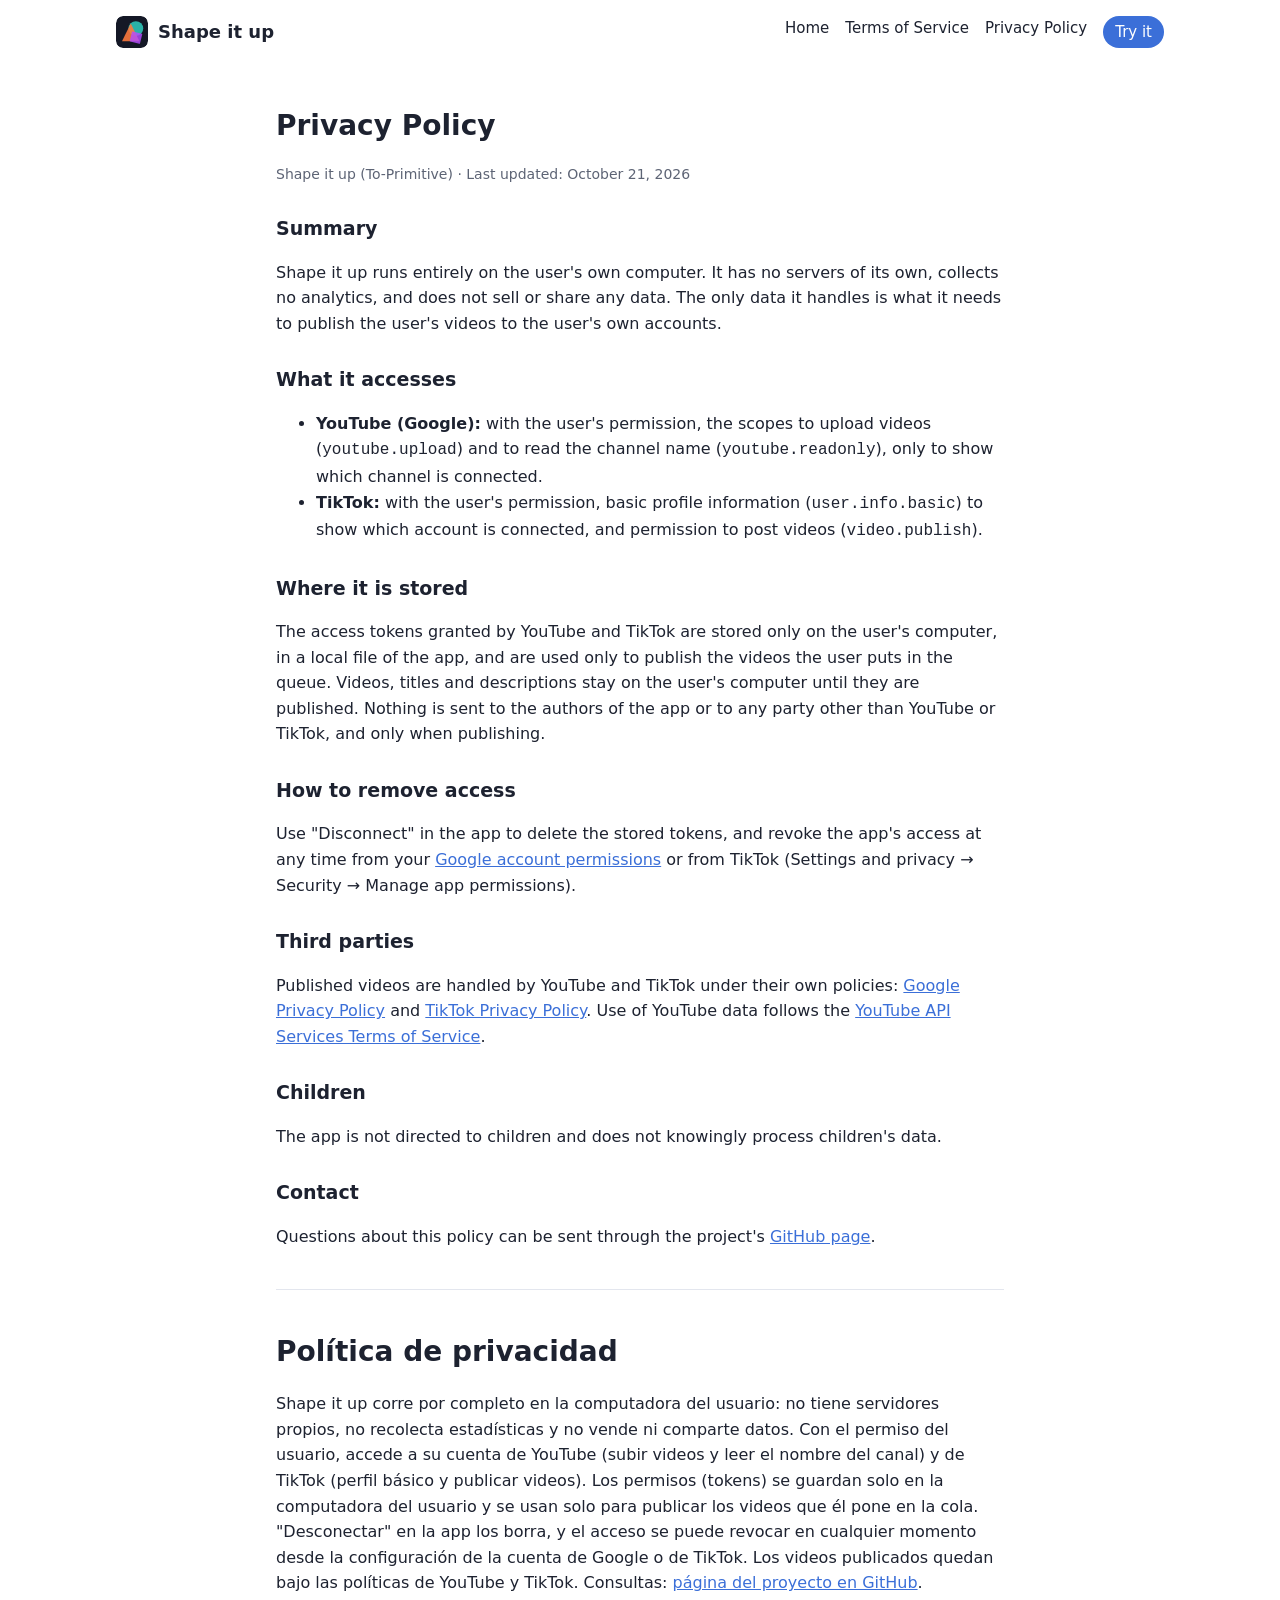
<file: docs/privacy.html>
<!doctype html>
<html lang="en">
<head>
<meta charset="utf-8">
<meta name="viewport" content="width=device-width, initial-scale=1">
<title>Privacy Policy</title>
<link rel="stylesheet" href="style.css">
<link rel="icon" href="icon.svg" type="image/svg+xml">
<link rel="icon" href="favicon-32.png" sizes="32x32" type="image/png">
<link rel="apple-touch-icon" href="apple-touch-icon.png">
</head>
<body>
<header class="top">
  <a class="brand" href="index.html"><img src="icon.svg" alt="" width="32" height="32">Shape it up</a>
  <nav><a href="index.html">Home</a><a href="terms.html">Terms of Service</a><a href="privacy.html">Privacy Policy</a><a href="app/" class="cta">Try it</a></nav>
</header>
<main>
  <h1>Privacy Policy</h1>
  <p class="meta">Shape it up (To-Primitive) · Last updated: October 21, 2026</p>

  <h2>Summary</h2>
  <p>Shape it up runs entirely on the user's own computer. It has no servers of its own, collects no analytics, and does not sell or share any data. The only data it handles is what it needs to publish the user's videos to the user's own accounts.</p>

  <h2>What it accesses</h2>
  <ul>
    <li><strong>YouTube (Google):</strong> with the user's permission, the scopes to upload videos (<code>youtube.upload</code>) and to read the channel name (<code>youtube.readonly</code>), only to show which channel is connected.</li>
    <li><strong>TikTok:</strong> with the user's permission, basic profile information (<code>user.info.basic</code>) to show which account is connected, and permission to post videos (<code>video.publish</code>).</li>
  </ul>

  <h2>Where it is stored</h2>
  <p>The access tokens granted by YouTube and TikTok are stored only on the user's computer, in a local file of the app, and are used only to publish the videos the user puts in the queue. Videos, titles and descriptions stay on the user's computer until they are published. Nothing is sent to the authors of the app or to any party other than YouTube or TikTok, and only when publishing.</p>

  <h2>How to remove access</h2>
  <p>Use "Disconnect" in the app to delete the stored tokens, and revoke the app's access at any time from your <a href="https://myaccount.google.com/permissions">Google account permissions</a> or from TikTok (Settings and privacy → Security → Manage app permissions).</p>

  <h2>Third parties</h2>
  <p>Published videos are handled by YouTube and TikTok under their own policies: <a href="https://policies.google.com/privacy">Google Privacy Policy</a> and <a href="https://www.tiktok.com/legal/privacy-policy">TikTok Privacy Policy</a>. Use of YouTube data follows the <a href="https://developers.google.com/youtube/terms/api-services-terms-of-service">YouTube API Services Terms of Service</a>.</p>

  <h2>Children</h2>
  <p>The app is not directed to children and does not knowingly process children's data.</p>

  <h2>Contact</h2>
  <p>Questions about this policy can be sent through the project's <a href="https://github.com/GuidoDSalem/To-Primitive/issues">GitHub page</a>.</p>

  <hr>
  <h1>Política de privacidad</h1>
  <p>Shape it up corre por completo en la computadora del usuario: no tiene servidores propios, no recolecta estadísticas y no vende ni comparte datos. Con el permiso del usuario, accede a su cuenta de YouTube (subir videos y leer el nombre del canal) y de TikTok (perfil básico y publicar videos). Los permisos (tokens) se guardan solo en la computadora del usuario y se usan solo para publicar los videos que él pone en la cola. "Desconectar" en la app los borra, y el acceso se puede revocar en cualquier momento desde la configuración de la cuenta de Google o de TikTok. Los videos publicados quedan bajo las políticas de YouTube y TikTok. Consultas: <a href="https://github.com/GuidoDSalem/To-Primitive/issues">página del proyecto en GitHub</a>.</p>
</main>
</body>
</html>
</file>
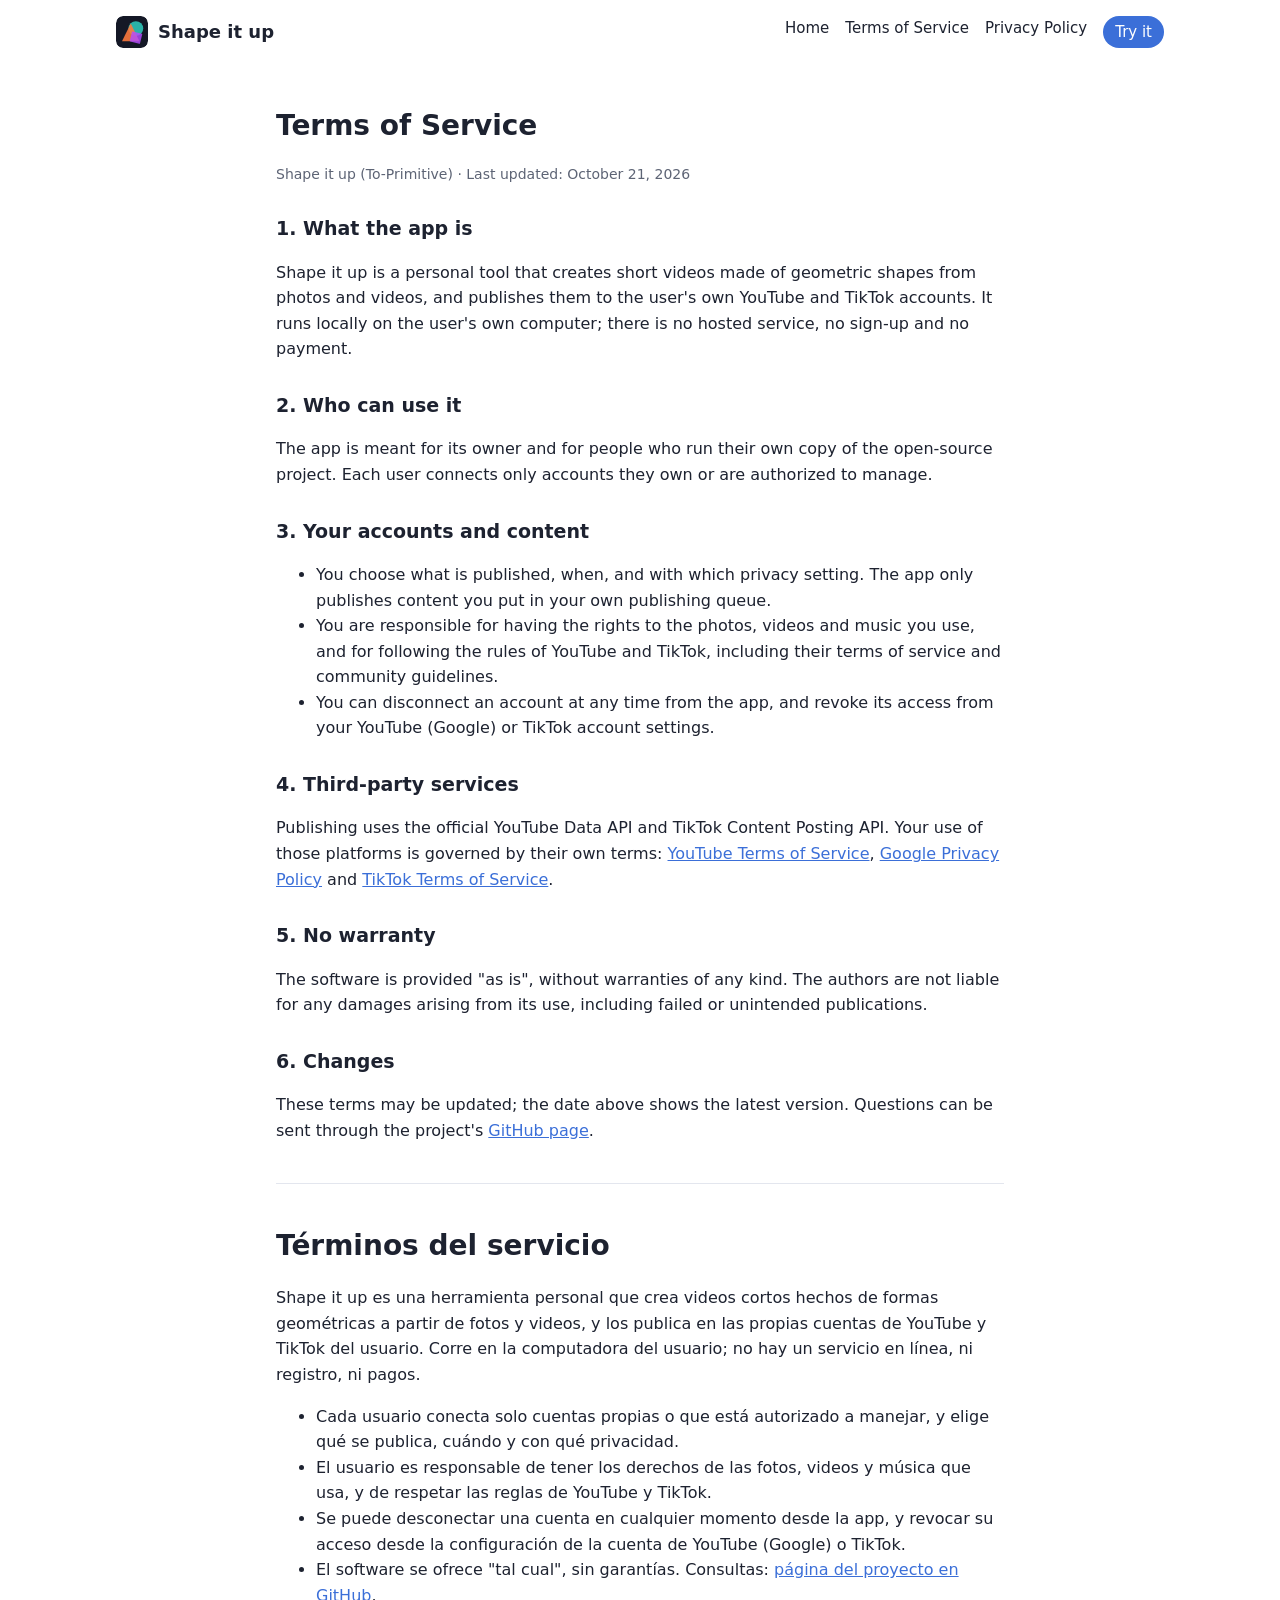
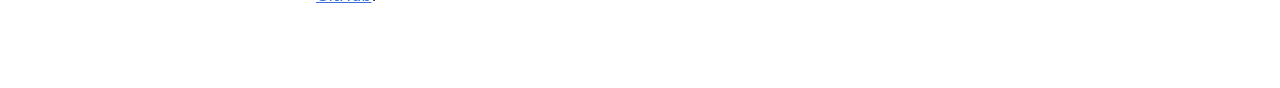
<file: docs/terms.html>
<!doctype html>
<html lang="en">
<head>
<meta charset="utf-8">
<meta name="viewport" content="width=device-width, initial-scale=1">
<title>Terms of Service</title>
<link rel="stylesheet" href="style.css">
<link rel="icon" href="icon.svg" type="image/svg+xml">
<link rel="icon" href="favicon-32.png" sizes="32x32" type="image/png">
<link rel="apple-touch-icon" href="apple-touch-icon.png">
</head>
<body>
<header class="top">
  <a class="brand" href="index.html"><img src="icon.svg" alt="" width="32" height="32">Shape it up</a>
  <nav><a href="index.html">Home</a><a href="terms.html">Terms of Service</a><a href="privacy.html">Privacy Policy</a><a href="app/" class="cta">Try it</a></nav>
</header>
<main>
  <h1>Terms of Service</h1>
  <p class="meta">Shape it up (To-Primitive) · Last updated: October 21, 2026</p>

  <h2>1. What the app is</h2>
  <p>Shape it up is a personal tool that creates short videos made of geometric shapes from photos and videos, and publishes them to the user's own YouTube and TikTok accounts. It runs locally on the user's own computer; there is no hosted service, no sign-up and no payment.</p>

  <h2>2. Who can use it</h2>
  <p>The app is meant for its owner and for people who run their own copy of the open-source project. Each user connects only accounts they own or are authorized to manage.</p>

  <h2>3. Your accounts and content</h2>
  <ul>
    <li>You choose what is published, when, and with which privacy setting. The app only publishes content you put in your own publishing queue.</li>
    <li>You are responsible for having the rights to the photos, videos and music you use, and for following the rules of YouTube and TikTok, including their terms of service and community guidelines.</li>
    <li>You can disconnect an account at any time from the app, and revoke its access from your YouTube (Google) or TikTok account settings.</li>
  </ul>

  <h2>4. Third-party services</h2>
  <p>Publishing uses the official YouTube Data API and TikTok Content Posting API. Your use of those platforms is governed by their own terms: <a href="https://www.youtube.com/t/terms">YouTube Terms of Service</a>, <a href="https://policies.google.com/privacy">Google Privacy Policy</a> and <a href="https://www.tiktok.com/legal/terms-of-service">TikTok Terms of Service</a>.</p>

  <h2>5. No warranty</h2>
  <p>The software is provided "as is", without warranties of any kind. The authors are not liable for any damages arising from its use, including failed or unintended publications.</p>

  <h2>6. Changes</h2>
  <p>These terms may be updated; the date above shows the latest version. Questions can be sent through the project's <a href="https://github.com/GuidoDSalem/To-Primitive/issues">GitHub page</a>.</p>

  <hr>
  <h1>Términos del servicio</h1>
  <p>Shape it up es una herramienta personal que crea videos cortos hechos de formas geométricas a partir de fotos y videos, y los publica en las propias cuentas de YouTube y TikTok del usuario. Corre en la computadora del usuario; no hay un servicio en línea, ni registro, ni pagos.</p>
  <ul>
    <li>Cada usuario conecta solo cuentas propias o que está autorizado a manejar, y elige qué se publica, cuándo y con qué privacidad.</li>
    <li>El usuario es responsable de tener los derechos de las fotos, videos y música que usa, y de respetar las reglas de YouTube y TikTok.</li>
    <li>Se puede desconectar una cuenta en cualquier momento desde la app, y revocar su acceso desde la configuración de la cuenta de YouTube (Google) o TikTok.</li>
    <li>El software se ofrece "tal cual", sin garantías. Consultas: <a href="https://github.com/GuidoDSalem/To-Primitive/issues">página del proyecto en GitHub</a>.</li>
  </ul>
</main>
</body>
</html>
</file>
<file: docs/style.css>
:root { color-scheme: light dark; --bg: #ffffff; --text: #1d2230; --muted: #5d6475; --accent: #3b6fd8; --line: #e3e6ee; }
@media (prefers-color-scheme: dark) { :root { --bg: #11141b; --text: #e8ebf2; --muted: #9aa2b5; --accent: #6aa8ff; --line: #262b38; } }
* { box-sizing: border-box; }
body { margin: 0; background: var(--bg); color: var(--text); font: 16px/1.6 system-ui, -apple-system, "Segoe UI", sans-serif; }
main { max-width: 760px; margin: 0 auto; padding: 40px 16px 64px; }
h1 { font-size: 28px; margin: 0 0 4px; }
h2 { font-size: 19px; margin: 28px 0 6px; }
p, li { color: var(--text); }
.meta { color: var(--muted); font-size: 14px; margin-bottom: 24px; }
a { color: var(--accent); }
hr { border: 0; border-top: 1px solid var(--line); margin: 40px 0; }
nav { font-size: 14px; margin-bottom: 24px; }
nav a { margin-right: 14px; }

/* The home page (body.site) and the header and footer shared with the other pages. */
.top, .bottom { max-width: 1080px; margin: 0 auto; padding: 16px; display: flex; flex-wrap: wrap; align-items: center; justify-content: space-between; gap: 12px; }
.top nav, .bottom nav { margin: 0; display: flex; flex-wrap: wrap; gap: 4px 16px; font-size: 15px; }
.top nav a, .bottom nav a { margin: 0; text-decoration: none; color: var(--text); }
.top nav a:hover, .bottom nav a:hover { color: var(--accent); }
.top nav a.cta { color: #fff; background: var(--accent); padding: 4px 12px; border-radius: 999px; }
.brand { display: inline-flex; align-items: center; gap: 10px; font-weight: 800; font-size: 18px; color: var(--text); text-decoration: none; }
.brand img { border-radius: 7px; }
.bottom { border-top: 1px solid var(--line); margin-top: 40px; }
.bottom .small { width: 100%; margin: 0; }
.small { color: var(--muted); font-size: 14px; }
.hero { max-width: 1080px; margin: 0 auto; padding: 32px 16px 16px; display: grid; grid-template-columns: 1.1fr 1fr; gap: 32px; align-items: center; }
.hero h1 { font-size: clamp(30px, 5vw, 46px); line-height: 1.1; margin: 0 0 16px; }
.lead { font-size: 18px; color: var(--muted); }
.buttons { display: flex; flex-wrap: wrap; gap: 10px; margin: 22px 0 8px; }
.button { display: inline-block; padding: 10px 18px; border-radius: 10px; border: 1px solid var(--line); color: var(--text); text-decoration: none; font-weight: 600; }
.button.primary { background: var(--accent); border-color: var(--accent); color: #fff; }
.pair { margin: 0; display: grid; grid-template-columns: 1fr 1fr; gap: 8px; }
.pair img, .gallery img, .steps img { width: 100%; height: auto; display: block; border-radius: 12px; aspect-ratio: 477 / 720; object-fit: cover; background: var(--line); }
.pair figcaption, .gallery figcaption { grid-column: 1 / -1; text-align: center; color: var(--muted); font-size: 14px; margin-top: 6px; }
main.wide { max-width: 1080px; }
main.wide section { margin-top: 48px; }
main.wide h2 { font-size: 26px; margin-bottom: 8px; }
.steps { list-style: none; padding: 0; display: grid; grid-template-columns: repeat(4, 1fr); gap: 16px; }
.steps li { font-size: 15px; }
.steps img { margin-bottom: 10px; }
.gallery { display: grid; grid-template-columns: repeat(4, 1fr); gap: 12px; }
.gallery figure { margin: 0; }
.cards { display: grid; grid-template-columns: repeat(auto-fill, minmax(230px, 1fr)); gap: 12px; }
.cards div { border: 1px solid var(--line); border-radius: 12px; padding: 14px 16px; }
.cards h3 { margin: 0 0 4px; font-size: 17px; }
.cards p { margin: 0; color: var(--muted); font-size: 15px; }
.checks li { margin-bottom: 10px; }
details { border-bottom: 1px solid var(--line); padding: 10px 0; }
summary { cursor: pointer; font-weight: 600; }
@media (max-width: 760px) {
  .hero { grid-template-columns: 1fr; }
  .steps, .gallery { grid-template-columns: 1fr 1fr; }
}
</file>
<file: web/style.css>
:root {
  --bg: #111317;
  --panel: #1a1d23;
  --line: #2b2f37;
  --text: #e7e9ee;
  --muted: #8b93a1;
  --accent: #6aa8ff;
  color-scheme: dark;
}

* { box-sizing: border-box; }
[hidden] { display: none !important; }

html, body { height: 100%; margin: 0; }

body {
  display: flex;
  background: var(--bg);
  color: var(--text);
  font: 14px/1.4 system-ui, -apple-system, "Segoe UI", sans-serif;
}

#panel {
  flex: 0 0 25%;
  min-width: 280px;
  max-width: 420px;
  display: flex;
  flex-direction: column;
  background: var(--panel);
  border-right: 1px solid var(--line);
  overflow-y: auto;
}

header, section, footer { padding: 14px 18px; border-bottom: 1px solid var(--line); }
h1 { margin: 0; font-size: 18px; }
h2 { margin: 0 0 10px; font-size: 12px; text-transform: uppercase; letter-spacing: .08em; color: var(--muted); }
.sub, .hint { margin: 4px 0 0; color: var(--muted); font-size: 12px; }

fieldset { border: 0; margin: 0; padding: 0; min-width: 0; }
fieldset:disabled { opacity: .45; }

.field { margin-bottom: 14px; }
.row > .field { margin-bottom: 0; }
.picks { display: grid; grid-template-columns: repeat(3, 1fr); gap: 6px; }
.pick { display: flex; flex-direction: column; gap: 4px; padding: 4px; text-align: left; }
.pick canvas { display: block; width: 100%; aspect-ratio: 3 / 2; border-radius: 4px; background: var(--bg); }
.pick span { font-size: 11px; line-height: 1.25; color: var(--muted); }
.pick.on { border-color: var(--accent); box-shadow: 0 0 0 1px var(--accent) inset; }
.pick.on span { color: var(--text); }
.curve-view { margin-bottom: 6px; }
.curve-view button { padding: 3px 8px; font-size: 12px; }
.field > label:first-child { display: flex; justify-content: space-between; margin-bottom: 4px; }
output { color: var(--accent); font-variant-numeric: tabular-nums; }

input[type=range] { width: 100%; accent-color: var(--accent); }
input[type=number] {
  width: 100%; padding: 6px 8px; border-radius: 6px;
  border: 1px solid var(--line); background: var(--bg); color: var(--text);
}
input[type=color] { width: 44px; height: 30px; padding: 0; border: 1px solid var(--line); border-radius: 6px; background: none; }

.check { display: inline-flex; align-items: center; gap: 6px; margin-top: 6px; color: var(--muted); }
.row { display: flex; gap: 8px; align-items: center; }

button, .button {
  display: inline-block; padding: 7px 10px; border-radius: 6px;
  border: 1px solid var(--line); background: #232730; color: var(--text);
  font: inherit; text-align: center; cursor: pointer;
}
button:hover:not(:disabled), .button:hover { border-color: var(--accent); }
.wide { flex: 1; width: 100%; }

.chips { display: flex; flex-wrap: wrap; gap: 6px; }
.chips button { padding: 5px 9px; font-size: 13px; display: inline-flex; align-items: center; gap: 6px; }
.chips svg { width: 16px; height: 16px; fill: currentColor; opacity: .85; }
.chips button.on { background: var(--accent); border-color: var(--accent); color: #0b1020; }

#stats { margin-top: auto; border-bottom: 0; color: var(--muted); font-size: 12px; font-variant-numeric: tabular-nums; }
#stats b { color: var(--text); font-weight: 600; }

#stage { flex: 1; position: relative; min-width: 0; padding: 24px; }
#stage.dragging { outline: 2px dashed var(--accent); outline-offset: -12px; }

#drop {
  position: absolute; inset: 24px; display: grid; place-items: center;
  border: 2px dashed var(--line); border-radius: 12px; color: var(--muted); text-align: center;
}

#view, #renderView { position: absolute; inset: 24px; }
#out, #original { position: absolute; inset: 0; width: 100%; height: 100%; }
#original { object-fit: contain; }

#playerBox { position: absolute; inset: 0 0 48px 0; display: grid; place-items: center; }
#player { display: block; max-width: 100%; max-height: 100%; }
#playerBar { position: absolute; left: 0; right: 0; bottom: 0; height: 36px; display: flex; align-items: center; gap: 10px; }
#playerBar #seek { flex: 1; }
#playerBar .check { margin: 0; }
#play { width: 40px; }
#clock { color: var(--muted); font-variant-numeric: tabular-nums; min-width: 110px; text-align: right; }
.empty { position: absolute; inset: 0; z-index: 1; background: var(--bg); display: grid; place-items: center; margin: 0; color: var(--muted); }

#stage:has(#tabs:not([hidden])) #view,
#stage:has(#tabs:not([hidden])) #renderView,
#stage:has(#tabs:not([hidden])) #drop { top: 64px; }
#tabs { position: absolute; top: 20px; left: 24px; display: flex; gap: 6px; }
#tabs button.on, button.primary { background: var(--accent); border-color: var(--accent); color: #0b1020; }

select {
  width: 100%; padding: 6px 8px; border-radius: 6px;
  border: 1px solid var(--line); background: var(--bg); color: var(--text); font: inherit;
}
progress { width: 100%; margin-top: 12px; accent-color: var(--accent); }
a.button { margin-top: 8px; text-decoration: none; }

.scrub { display: block; width: 100%; aspect-ratio: 16 / 9; object-fit: contain; margin: 8px 0; background: var(--bg); border-radius: 6px; }
.frames { display: grid; grid-template-columns: repeat(3, 1fr); gap: 6px; }
.frame { position: relative; padding: 0; overflow: hidden; border-width: 2px; }
.frame.on { border-color: var(--accent); }
.frame img { display: block; width: 100%; aspect-ratio: 16 / 9; object-fit: cover; }
.frame span { position: absolute; left: 4px; bottom: 2px; font-size: 11px; text-shadow: 0 0 3px #000; }
.frame i { position: absolute; right: 2px; top: 0; padding: 0 5px; font-style: normal; border-radius: 4px; background: #000a; }
.frame i:hover { background: #c33; }

#compare { position: absolute; right: 24px; bottom: 24px; }

#liveView { position: absolute; inset: 24px; }
#liveBox { position: absolute; inset: 0; display: grid; place-items: center; }
#liveCanvas { display: block; max-width: 100%; max-height: 100%; }
#liveCam { position: absolute; right: 12px; bottom: 12px; width: 22%; border-radius: 8px; border: 1px solid var(--line); }

@media (max-width: 760px) {
  body { flex-direction: column; }
  #panel { flex: none; max-width: none; max-height: 50vh; }
  #stage { min-height: 50vh; }
}

/* The donut of whatever is being processed (busy.js), top left, with an
   estimate of how long is left beside it. */
#busy {
  position: fixed; top: 10px; left: 10px; z-index: 1000;
  display: flex; align-items: center; gap: 8px;
  opacity: 0; transform: scale(.8); transform-origin: left center; pointer-events: none;
  transition: opacity .2s, transform .2s;
}
#busy.beside { top: 14px; }
#busy.on { opacity: 1; transform: none; pointer-events: auto; }
#busy .ring {
  position: relative; flex: none; width: 69px; height: 69px; border-radius: 50%;
  display: grid; place-items: center;
  background: var(--panel); box-shadow: 0 2px 12px rgba(0, 0, 0, .45);
}
#busy svg { position: absolute; inset: 4px; width: 61px; height: 61px; transform: rotate(-90deg); }
#busy circle { fill: none; stroke-width: 4; }
#busy .track { stroke: var(--line); }
#busy .fill { stroke: var(--accent); stroke-linecap: round; transition: stroke-dashoffset .3s; }
#busy.spin svg { animation: busy-spin 1s linear infinite; }
#busy .pct { position: relative; font-size: 16px; font-weight: 700; font-variant-numeric: tabular-nums; }
#busy .eta {
  padding: 5px 10px; border-radius: 999px; white-space: nowrap;
  background: var(--panel); box-shadow: 0 2px 12px rgba(0, 0, 0, .45);
  color: var(--muted); font-size: 13px; font-variant-numeric: tabular-nums;
}
@keyframes busy-spin { from { transform: rotate(-90deg); } to { transform: rotate(270deg); } }
/* Room for it, so it doesn't cover the page's title. */
#panel > header { transition: padding-left .2s; }
.busy-on #panel > header { padding-left: var(--busy-space, 100px); }
</file>
<file: docs/app/style.css>
:root {
  --bg: #111317;
  --panel: #1a1d23;
  --line: #2b2f37;
  --text: #e7e9ee;
  --muted: #8b93a1;
  --accent: #6aa8ff;
  color-scheme: dark;
}

* { box-sizing: border-box; }
[hidden] { display: none !important; }

html, body { height: 100%; margin: 0; }

body {
  display: flex;
  background: var(--bg);
  color: var(--text);
  font: 14px/1.4 system-ui, -apple-system, "Segoe UI", sans-serif;
}

#panel {
  flex: 0 0 25%;
  min-width: 280px;
  max-width: 420px;
  display: flex;
  flex-direction: column;
  background: var(--panel);
  border-right: 1px solid var(--line);
  overflow-y: auto;
}

header, section, footer { padding: 14px 18px; border-bottom: 1px solid var(--line); }
h1 { margin: 0; font-size: 18px; }
h2 { margin: 0 0 10px; font-size: 12px; text-transform: uppercase; letter-spacing: .08em; color: var(--muted); }
.sub, .hint { margin: 4px 0 0; color: var(--muted); font-size: 12px; }

fieldset { border: 0; margin: 0; padding: 0; min-width: 0; }
fieldset:disabled { opacity: .45; }

.field { margin-bottom: 14px; }
.row > .field { margin-bottom: 0; }
.picks { display: grid; grid-template-columns: repeat(3, 1fr); gap: 6px; }
.pick { display: flex; flex-direction: column; gap: 4px; padding: 4px; text-align: left; }
.pick canvas { display: block; width: 100%; aspect-ratio: 3 / 2; border-radius: 4px; background: var(--bg); }
.pick span { font-size: 11px; line-height: 1.25; color: var(--muted); }
.pick.on { border-color: var(--accent); box-shadow: 0 0 0 1px var(--accent) inset; }
.pick.on span { color: var(--text); }
.field > label:first-child { display: flex; justify-content: space-between; margin-bottom: 4px; }
output { color: var(--accent); font-variant-numeric: tabular-nums; }

input[type=range] { width: 100%; accent-color: var(--accent); }
input[type=number] {
  width: 100%; padding: 6px 8px; border-radius: 6px;
  border: 1px solid var(--line); background: var(--bg); color: var(--text);
}
input[type=color] { width: 44px; height: 30px; padding: 0; border: 1px solid var(--line); border-radius: 6px; background: none; }

.check { display: inline-flex; align-items: center; gap: 6px; margin-top: 6px; color: var(--muted); }
.row { display: flex; gap: 8px; align-items: center; }

button, .button {
  display: inline-block; padding: 7px 10px; border-radius: 6px;
  border: 1px solid var(--line); background: #232730; color: var(--text);
  font: inherit; text-align: center; cursor: pointer;
}
button:hover:not(:disabled), .button:hover { border-color: var(--accent); }
.wide { flex: 1; width: 100%; }

.chips { display: flex; flex-wrap: wrap; gap: 6px; }
.chips button { padding: 5px 9px; font-size: 13px; display: inline-flex; align-items: center; gap: 6px; }
.chips svg { width: 16px; height: 16px; fill: currentColor; opacity: .85; }
.chips button.on { background: var(--accent); border-color: var(--accent); color: #0b1020; }

#stats { margin-top: auto; border-bottom: 0; color: var(--muted); font-size: 12px; font-variant-numeric: tabular-nums; }
#stats b { color: var(--text); font-weight: 600; }

#stage { flex: 1; position: relative; min-width: 0; padding: 24px; }
#stage.dragging { outline: 2px dashed var(--accent); outline-offset: -12px; }

#drop {
  position: absolute; inset: 24px; display: grid; place-items: center;
  border: 2px dashed var(--line); border-radius: 12px; color: var(--muted); text-align: center;
}

#view, #renderView { position: absolute; inset: 24px; }
#out, #original { position: absolute; inset: 0; width: 100%; height: 100%; }
#original { object-fit: contain; }

#playerBox { position: absolute; inset: 0 0 48px 0; display: grid; place-items: center; }
#player { display: block; max-width: 100%; max-height: 100%; }
#playerBar { position: absolute; left: 0; right: 0; bottom: 0; height: 36px; display: flex; align-items: center; gap: 10px; }
#playerBar #seek { flex: 1; }
#playerBar .check { margin: 0; }
#play { width: 40px; }
#clock { color: var(--muted); font-variant-numeric: tabular-nums; min-width: 110px; text-align: right; }
.empty { position: absolute; inset: 0; z-index: 1; background: var(--bg); display: grid; place-items: center; margin: 0; color: var(--muted); }

#stage:has(#tabs:not([hidden])) #view,
#stage:has(#tabs:not([hidden])) #renderView,
#stage:has(#tabs:not([hidden])) #drop { top: 64px; }
#tabs { position: absolute; top: 20px; left: 24px; display: flex; gap: 6px; }
#tabs button.on, button.primary { background: var(--accent); border-color: var(--accent); color: #0b1020; }

select {
  width: 100%; padding: 6px 8px; border-radius: 6px;
  border: 1px solid var(--line); background: var(--bg); color: var(--text); font: inherit;
}
progress { width: 100%; margin-top: 12px; accent-color: var(--accent); }
a.button { margin-top: 8px; text-decoration: none; }

.scrub { display: block; width: 100%; aspect-ratio: 16 / 9; object-fit: contain; margin: 8px 0; background: var(--bg); border-radius: 6px; }
.frames { display: grid; grid-template-columns: repeat(3, 1fr); gap: 6px; }
.frame { position: relative; padding: 0; overflow: hidden; border-width: 2px; }
.frame.on { border-color: var(--accent); }
.frame img { display: block; width: 100%; aspect-ratio: 16 / 9; object-fit: cover; }
.frame span { position: absolute; left: 4px; bottom: 2px; font-size: 11px; text-shadow: 0 0 3px #000; }
.frame i { position: absolute; right: 2px; top: 0; padding: 0 5px; font-style: normal; border-radius: 4px; background: #000a; }
.frame i:hover { background: #c33; }

#compare { position: absolute; right: 24px; bottom: 24px; }

#liveView { position: absolute; inset: 24px; }
#liveBox { position: absolute; inset: 0; display: grid; place-items: center; }
#liveCanvas { display: block; max-width: 100%; max-height: 100%; }
#liveCam { position: absolute; right: 12px; bottom: 12px; width: 22%; border-radius: 8px; border: 1px solid var(--line); }

@media (max-width: 760px) {
  body { flex-direction: column; }
  #panel { flex: none; max-width: none; max-height: 50vh; }
  #stage { min-height: 50vh; }
}
</file>
